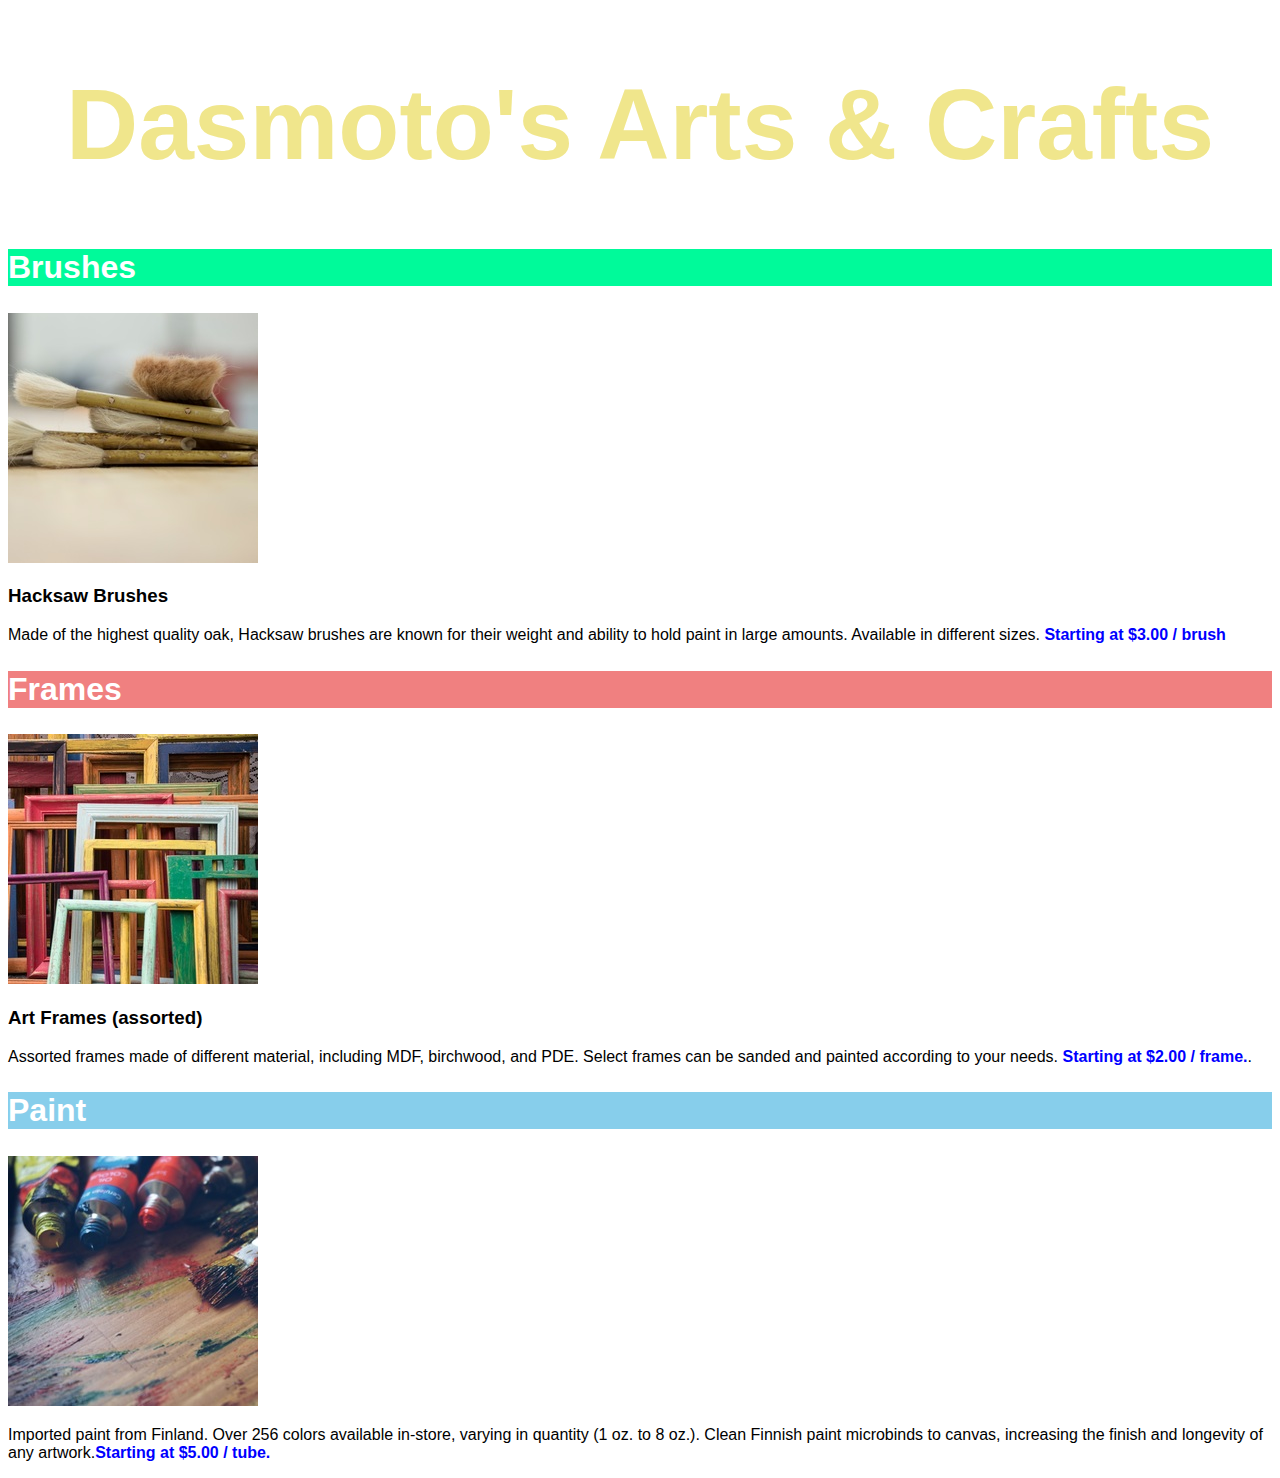
<file: Dasmoto/index.html>
<!DOCTYPE html>
<html lang="en">
<head>
    <meta charset="UTF-8">
    <meta name="viewport" content="width=device-width, initial-scale=1.0">
    <title>Dasmoto's Arts & Crafts</title>
    <link rel="stylesheet" href="Resources/Css/index.css">
</head>
<body>
    <div class="container">
        <header>
            <h1>Dasmoto's Arts & Crafts</h1>
        </header>
        <main>
            <h2>Brushes</h2>
            <img src="Resources/Images/Image2.jpeg" alt="Brushes">
            <h3>Hacksaw Brushes</h3>
            <p>Made of the highest quality oak, Hacksaw brushes are known for their weight and ability to hold paint in large amounts. Available in different sizes.<span> Starting at $3.00 / brush</span></p>
            <h2 class="frames">Frames</h2>
            <img src="Resources/Images/Image3.jpeg" alt="">
            <h3>Art Frames (assorted)</h3>
            <p>Assorted frames made of different material, including MDF, birchwood, and PDE. Select frames can be sanded and painted according to your needs.<span> Starting at $2.00 / frame.</span>.</p>
            <h2 class="paint">Paint</h2>
            <img src="Resources/Images/Image4.jpeg" alt="">
            <p>Imported paint from Finland. Over 256 colors available in-store, varying in quantity (1 oz. to 8 oz.). Clean Finnish paint microbinds to canvas, increasing the finish and longevity of any artwork.<span>Starting at $5.00 / tube.</span></p>
        </main>
    </div>
    
</body>
</html>
</file>
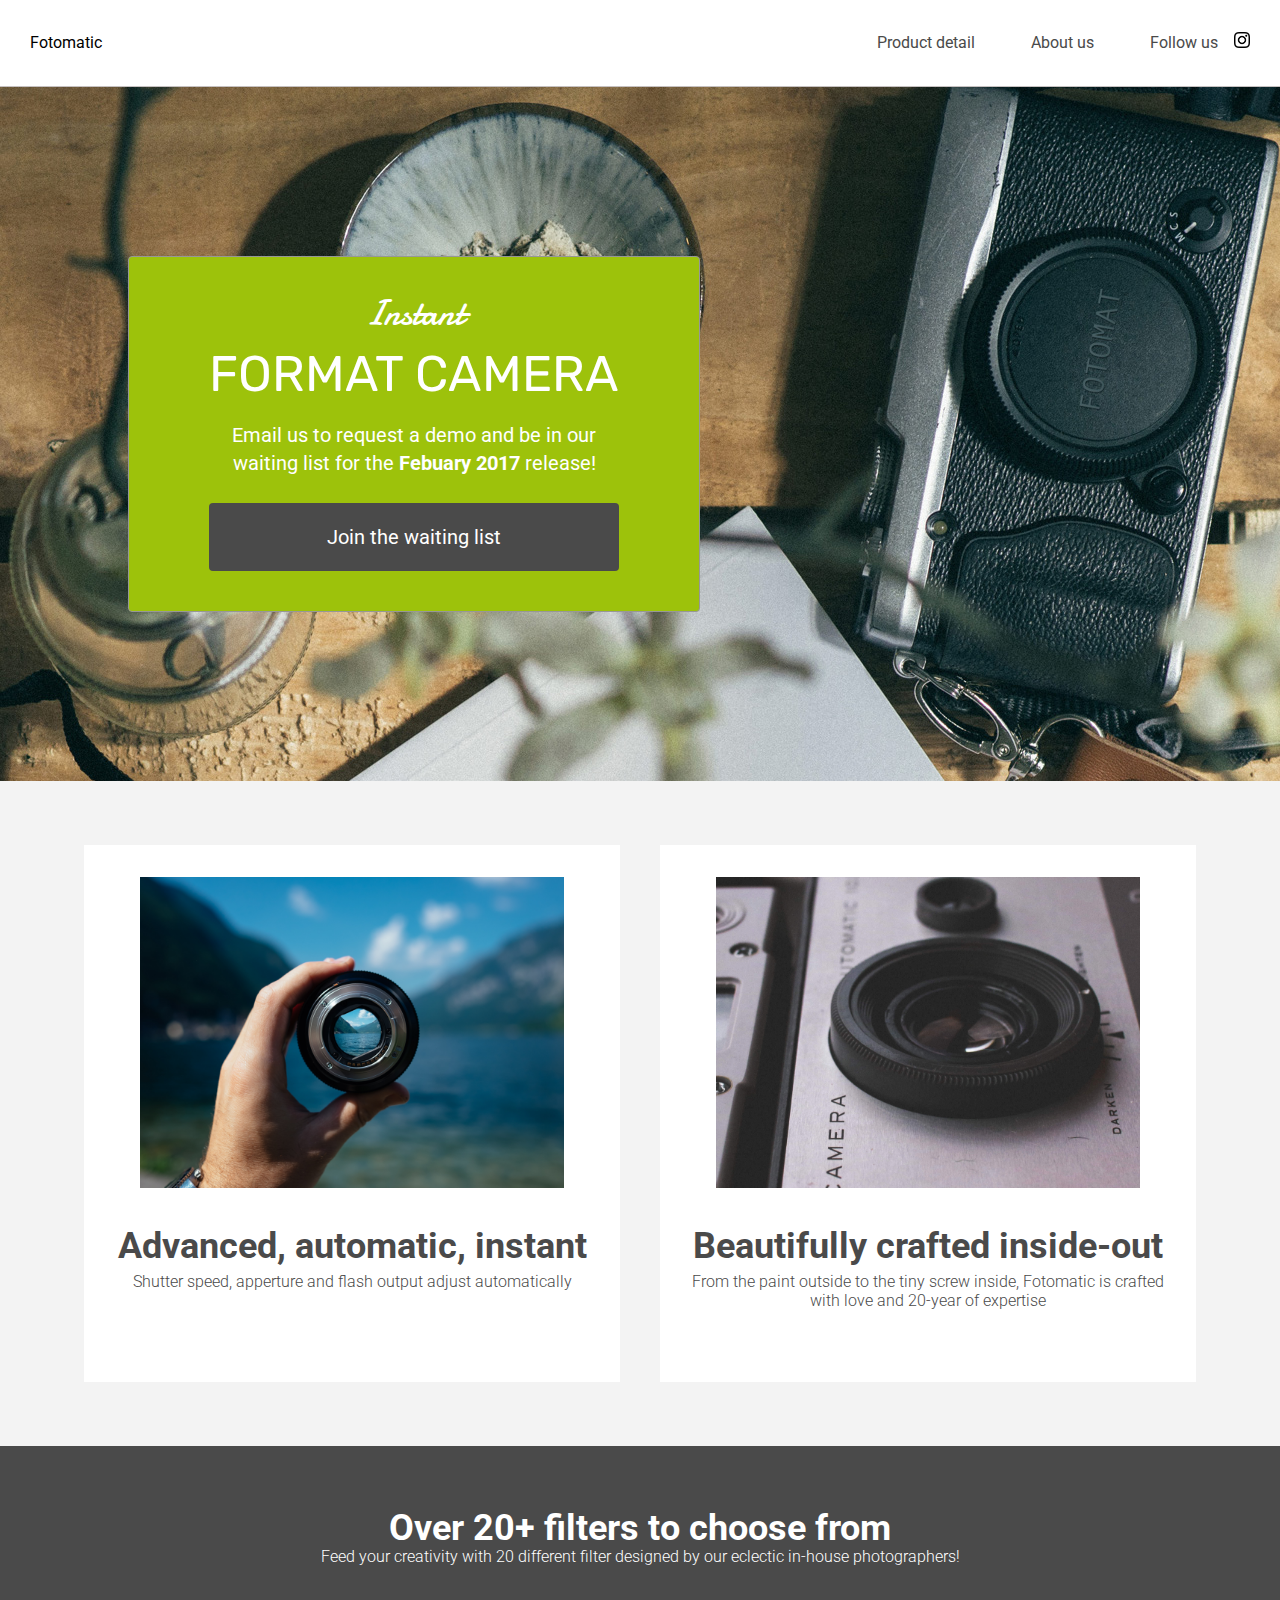
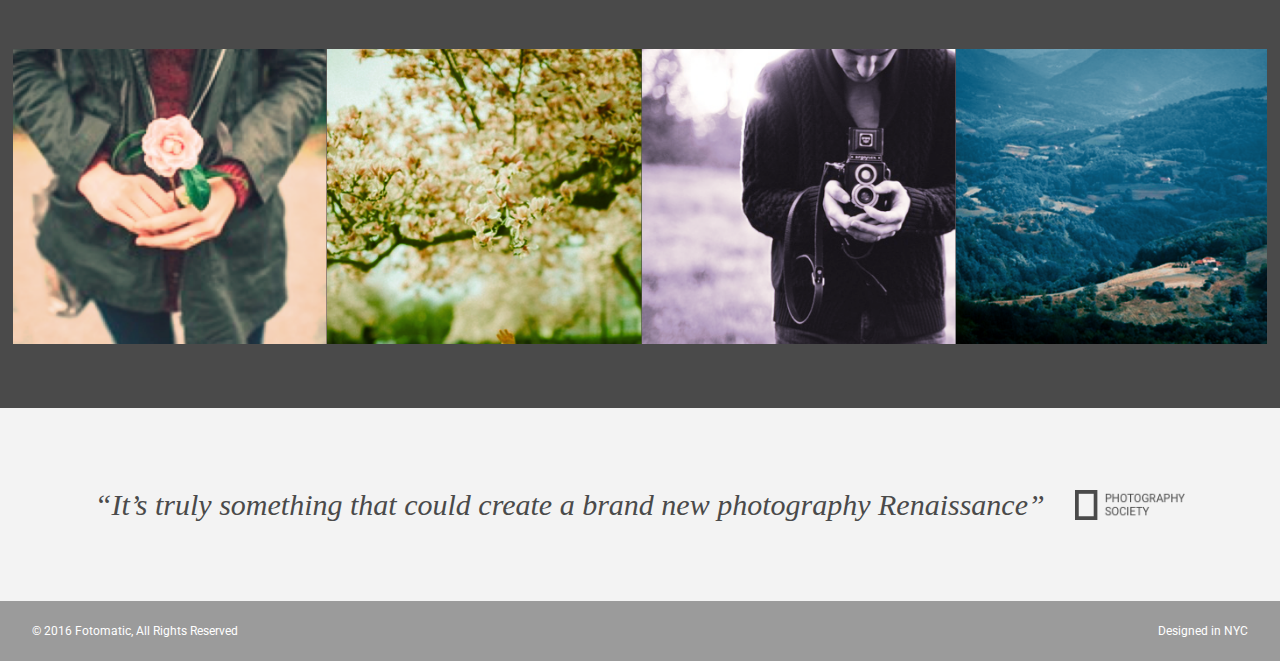
<file: F1C1_solution/index.html>
<!DOCTYPE html>
<html>
<head>
  <link href="https://fonts.googleapis.com/css?family=Damion" rel="stylesheet">
  <link href="https://fonts.googleapis.com/css?family=Rubik" rel="stylesheet">
  <link href="https://fonts.googleapis.com/css?family=Roboto:300,400,600,700" rel="stylesheet">
  <link rel="stylesheet" href="./resources/css/reset.css">
  <link rel="stylesheet" href="./resources/css/style.css">
  <title>Fotomatic</title>
</head>
<body>
  <!-- Header -->
  <header>
    <div class="content">
      <a href="index.html" class="desktop logo">Fotomatic</a>
      <nav class="desktop">
        <ul>
          <li><a href="#">Product detail</a></li>
          <li><a href="#">About us</a></li>
          <li><a href="https://www.instagram.com/" target="_blank">Follow us <img class="icon" src="./resources/images/instagram.png"></a></li>
          <li><a href="#" class="button">Join us</a></li>
        </ul>
      </nav>
      <nav class="mobile">
        <ul>
          <li><a href="#"><img src="./resources/images/ic-logo.svg"></a></li>
          <li><a href="#"><img src="./resources/images/ic-product-detail.svg"></a></li>
          <li><a href="#"><img src="./resources/images/ic-about-us.svg"></a></li>
          <li><a href="#" class="button">Join us</a></li>
        </ul>
      </nav>
    </div>
  </header>

  <!-- Main Content -->
  <div class="main-content">

    <!-- Sign Up Section -->
    <div id="sign-up-section" class="banner">
      <div id="sign-up-cta">
        <div class="content center">
          <div class="header">
            <h2 class="cursive">Instant</h2>
            <h1 class="striking">FORMAT CAMERA</h1>
          </div>
          <div class="email">
            <span>
              Email us to request a demo and be in our waiting list for the <strong>Febuary 2017</strong> release!
            </span>
            <div class="button">Join the waiting list</div>
          </div>
        </div>
      </div>
    </div>

    <!-- Features Section -->
    <div id="features-section">
      <div class="feature">
        <div class="center">
          <div class="image-container">
            <img src="./resources/images/feature-1.png" />
          </div>
          <div class="content">
            <h2>Advanced, automatic, instant</h2>
            <h3>Shutter speed, apperture and flash output adjust automatically</h3>
          </div>
        </div>
      </div>
      <div class="feature">
        <div class="center">
          <div class="image-container">
            <img src="./resources/images/feature-2.png" />
          </div>
          <div class="content">
            <h2>Beautifully crafted inside-out</h2>
            <h3>From the paint outside to the tiny screw inside, Fotomatic is crafted with love and 20-year of expertise</h3>
          </div>
        </div>
      </div>
    </div>

    <!-- Filters Section -->
    <div id="filters-section">
      <div class="content center">
        <h2>Over 20+ filters to choose from</h2>
        <h3>Feed your creativity with 20 different filter designed by our eclectic in-house photographers!</h3>
      </div>
      <div class="images-container">
        <div class="image-container">
          <img src="./resources/images/filter-1.png" />
        </div>
        <div class="image-container">
          <img src="./resources/images/filter-2.png" />
        </div>
        <div class="image-container">
          <img src="./resources/images/filter-3.png" />
        </div>
        <div class="image-container extra">
          <img src="./resources/images/filter-4.png" />
        </div>
      </div>
    </div>

    <!-- Quotes Section -->
    <div id="quotes-section">
      <div class="content center">
        <span class="quote">“It’s truly something that could create a brand new photography Renaissance”</span>
        <img class="quote-citation" src="./resources/images/photography-logo.png" />
      </div>
    </div>

    <!-- Footer -->
    <footer>
      <div class="content">
        <span class="copyright">© 2016  Fotomatic, All Rights Reserved</span>
        <span class="location">Designed in NYC</span>
      </div>
    </footer>

  </div>
</body>
</html>
</file>
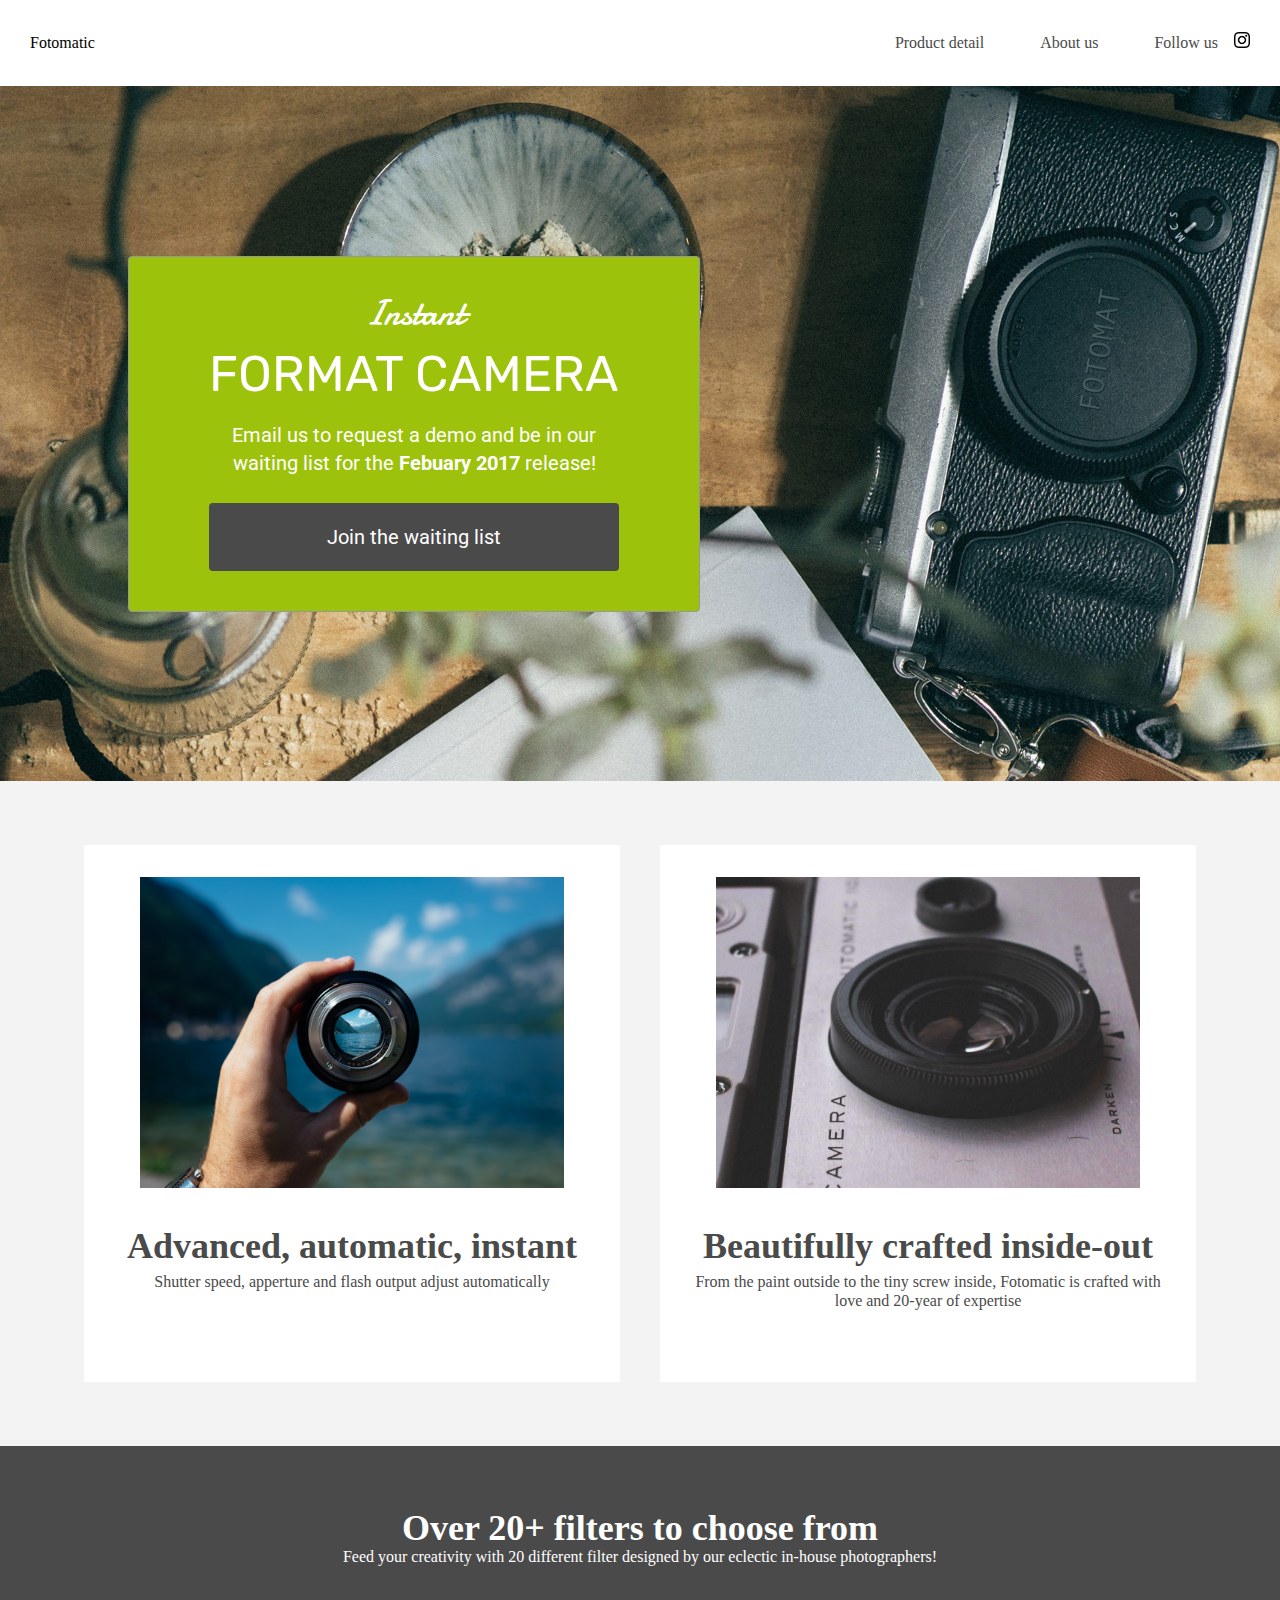
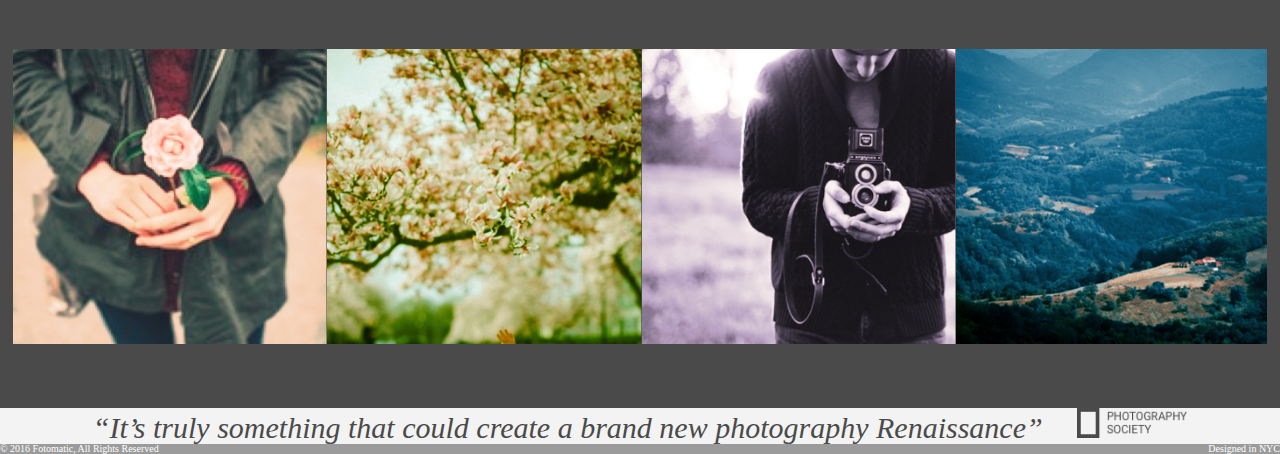
<file: fotomatic_broken/index.html>
<!DOCTYPE html>
<html>
  <head>
    <link
      href="https://fonts.googleapis.com/css?family=Damion"
      rel="stylesheet" />
    <link
      href="https://fonts.googleapis.com/css?family=Rubik"
      rel="stylesheet" />
    <link
      href="https://fonts.googleapis.com/css?family=Roboto:300,400,600,700"
      rel="stylesheet" />
    <link
      rel="stylesheet"
      href="./resources/css/style.css" />

    <link
      rel="stylesheet"
      href="./resources/css/reset.css" />
    <meta charset="UTF-8" />
  </head>
  <body>
    <!-- Header -->
    <header>
      <div class="content">
        <a
          href="index.html"
          class="desktop logo"
          >Fotomatic</a
        >
        <nav class="desktop">
          <ul>
            <li><a href="#">Product detail</a></li>
            <li><a href="#">About us</a></li>
            <li>
              <a href="https://www.instagram.com/"
                >Follow us
                <img
                  class="icon"
                  src="./resources/images/instagram.png"
              /></a>
            </li>
          </ul>
        </nav>
        <nav class="mobile">
          <ul>
            <li>
              <a href="#"><img src="./resources/images/ic-logo.svg" /></a>
            </li>
            <li>
              <a href="#"
                ><img src="./resources/images/ic-product-detail.svg"
              /></a>
            </li>
            <li>
              <a href="#"><img src="./resources/images/ic-about-us.svg" /></a>
            </li>
            <li>
              <a
                href="#"
                class="button"
                >Join us</a
              >
            </li>
          </ul>
        </nav>
      </div>
    </header>

    <!-- Main Content -->
    <div class="main-content">
      <!-- Sign Up Section -->
      <div
        id="sign-up-section"
        class="banner">
        <div id="sign-up-cta">
          <div class="content center">
            <div class="header">
              <h2 class="cursive">Instant</h2>
              <h1 class="striking">FORMAT CAMERA</h1>
            </div>
            <div class="email">
              <span>
                Email us to request a demo and be in our waiting list for the
                <strong>Febuary 2017</strong> release!
              </span>
              <div class="button">Join the waiting list</div>
            </div>
          </div>
        </div>
      </div>

      <!-- Features Section -->
      <div id="features-section">
        <div class="feature">
          <div class="center">
            <div class="image-container">
              <img src="resources/images/feature-1.png" />
            </div>
            <div class="content">
              <h2>Advanced, automatic, instant</h2>
              <h3>
                Shutter speed, apperture and flash output adjust automatically
              </h3>
            </div>
          </div>
        </div>
        <div class="feature">
          <div class="center">
            <div class="image-container">
              <img src="resources/images/feature-2.png" />
            </div>
            <div class="content">
              <h2>Beautifully crafted inside-out</h2>
              <h3>
                From the paint outside to the tiny screw inside, Fotomatic is
                crafted with love and 20-year of expertise
              </h3>
            </div>
          </div>
        </div>
      </div>

      <!-- Filters Section -->
      <div id="filters-section">
        <div class="content center">
          <h2>Over 20+ filters to choose from</h2>
          <h3>
            Feed your creativity with 20 different filter designed by our
            eclectic in-house photographers!
          </h3>
        </div>
        <div class="images-container">
          <div class="image-container">
            <img src="./resources/images/filter-1.png" />
          </div>
          <div class="image-container">
            <img src="./resources/images/filter-2.png" />
          </div>
          <div class="image-container">
            <img src="./resources/images/filter-3.png" />
          </div>
          <div class="image-container extra">
            <img src="./resources/images/filter-4.png" />
          </div>
        </div>
      </div>

      <!-- Quotes Section-->
      <div id="quotes-section">
        <div class="content center">
          <span class="quote"
            >“It’s truly something that could create a brand new photography
            Renaissance”</span
          >
          <img
            class="quote-citation"
            src="./resources/images/photography-logo.png" />
        </div>
      </div>

      <!-- Footer -->
      <footer>
        <div class="content">
          <span class="copyright">© 2016 Fotomatic, All Rights Reserved</span>
          <span class="location">Designed in NYC</span>
        </div>
      </footer>
    </div>
  </body>
</html>
</file>
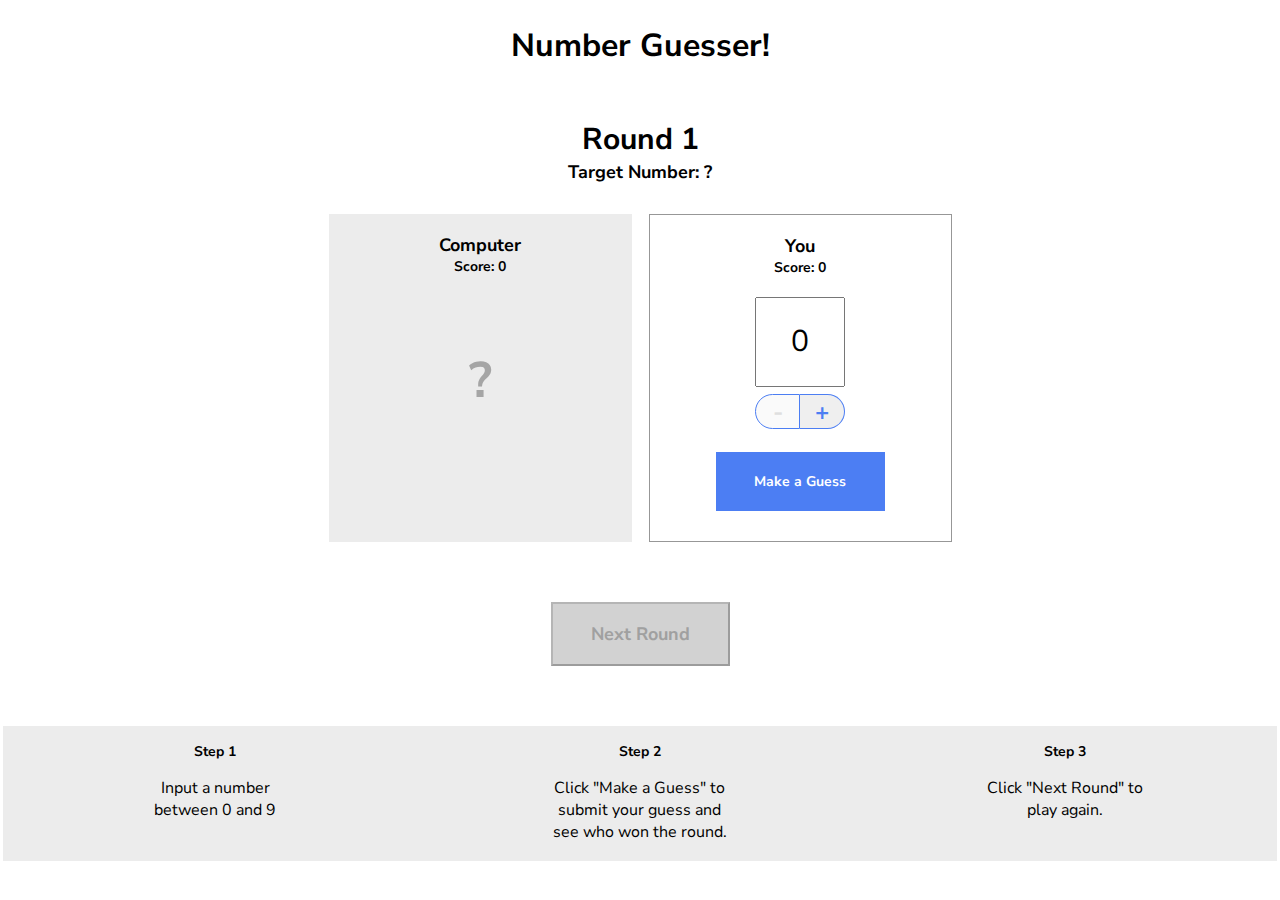
<file: number-guesser-starting/index.html>
<!doctype html>

<html>
  <head>
    <title>Number Guesser</title>
    <link href="https://fonts.googleapis.com/css?family=Nunito+Sans:400,700" rel="stylesheet">
    <link rel="stylesheet" href="./style.css">
  </head>
  <body>
    <div class="game-container">
      <header>
        <h1>Number Guesser!</h1>
      </header>
      
      <div class="rounds">
        <p class="round-label">Round <span id="round-number">1</span></p>
        <p class="guess-label">Target Number: <span id="target-number">?</span></p>
      </div>

      <div class="guessing-area">
        <div class="guess computer-guess">
          <div class="guess-title">
            <p class="guess-label">Computer</p>
            <p class="score-label">Score: <span id="computer-score">0</span></p>
          </div>
          <p id="computer-guess">?</p>
          <p class="winning-text" id="computer-wins"></p>
        </div>
        <div class="guess human-guess">
          <div class="guess-title">
            <p class="guess-label">You</p>
            <p class="score-label">Score: <span id="human-score">0</span></p>
          </div>
          <input type="number" id="human-guess" min=0 max=9 value=0>
          <div class="number-controls">
            <button class="number-control left" id="subtract" disabled>-</button>
            <button class="number-control right" id="add">+</button>
          </div>
          <button class="button" id="guess">Make a Guess</button>
        </div>
      </div>

      <div class="next-round-container">
        <button class="button" id="next-round" disabled>Next Round</button>
      </div>

    </div>
    
    <div class="instructions">
      <div class="instruction">
        <h3>Step 1</h3>
        <p>Input a number between 0 and 9</p>
      </div>
      <div class="instruction">
        <h3>Step 2</h3>
        <p>Click "Make a Guess" to submit your guess and see who won the round.</p>
      </div>
      <div class="instruction">
        <h3>Step 3</h3>
        <p>Click "Next Round" to play again.</p>
      </div>
    </div>

    <script src="./script.js"></script>
    <script src="./game.js"></script>
  </body>
</html>
</file>
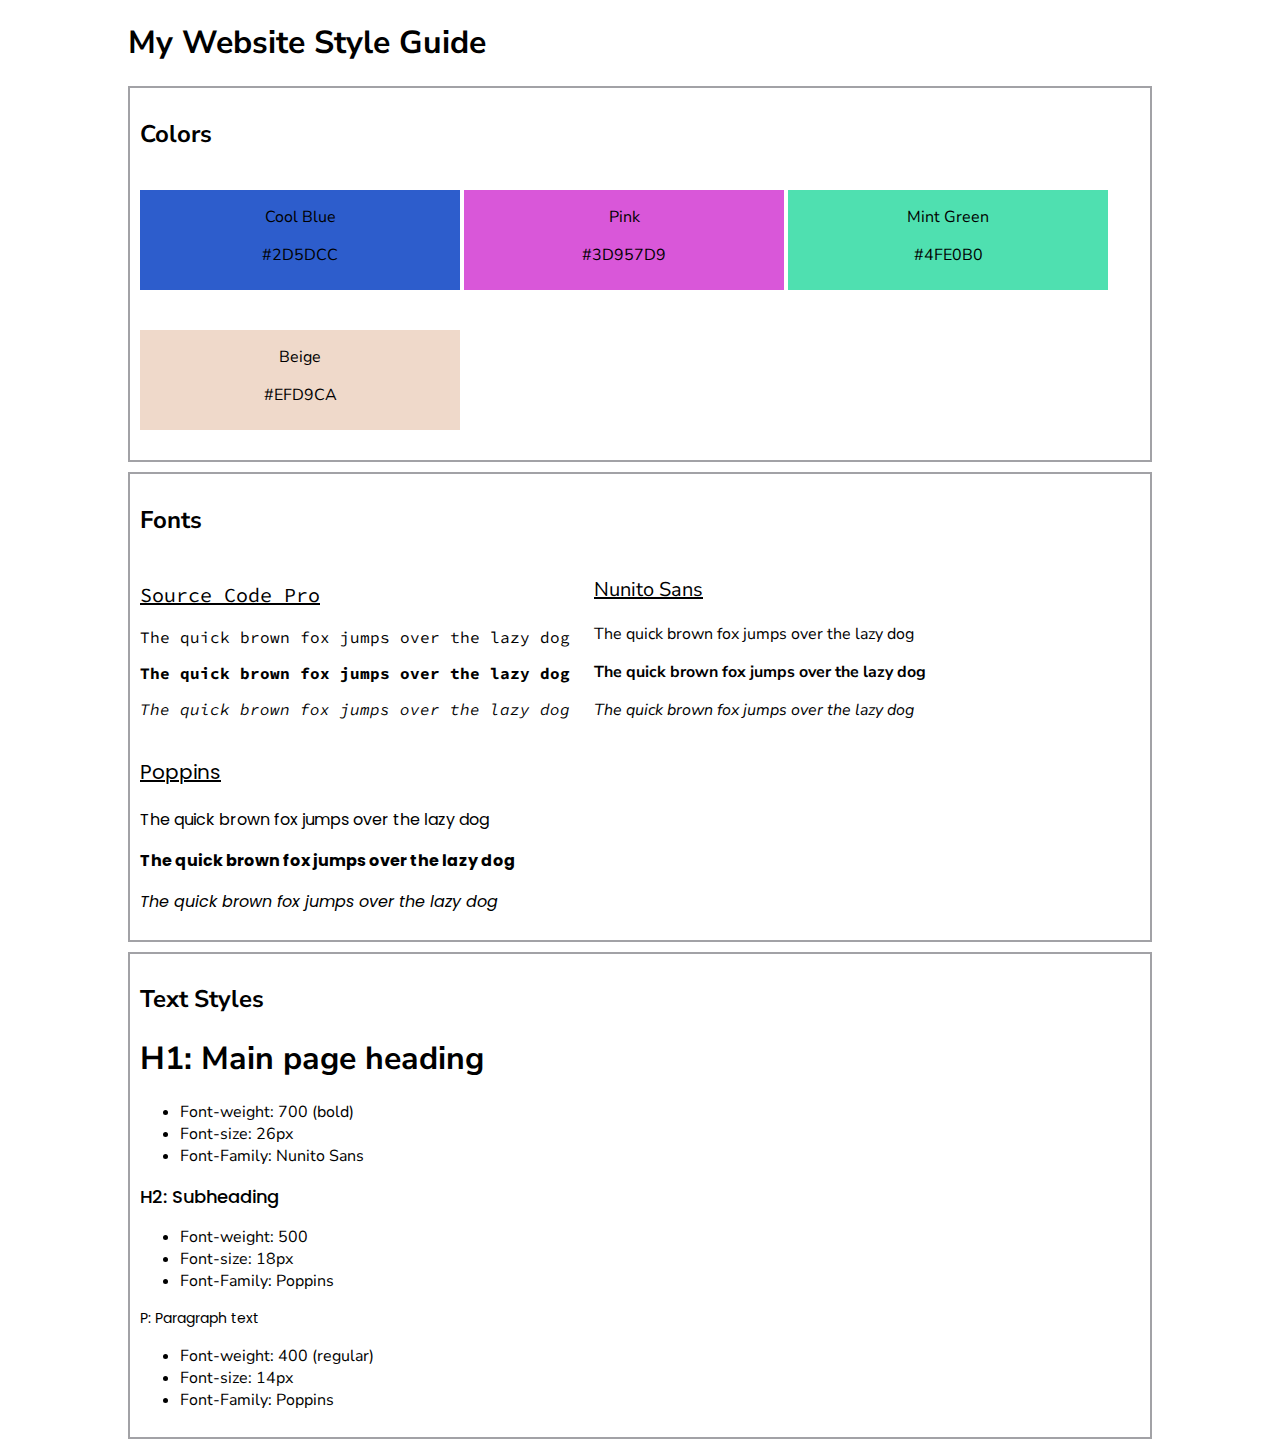
<file: starting/index.html>
<!DOCTYPE html>
<html lang="en">
  <head>
    <meta charset="UTF-8" />
    <meta
      name="viewport"
      content="width=device-width, initial-scale=1.0" />
    <link
      rel="stylesheet"
      href="styles.css" />
    <link
      rel="preconnect"
      href="https://fonts.googleapis.com" />
    <link
      rel="preconnect"
      href="https://fonts.gstatic.com"
      crossorigin />
    <link
      href="https://fonts.googleapis.com/css2?family=Nunito+Sans:ital,opsz,wght@0,6..12,200..1000;1,6..12,200..1000&family=Poppins:ital,wght@0,100;0,200;0,300;0,400;0,500;0,600;0,700;0,800;0,900;1,100;1,200;1,300;1,400;1,500;1,600;1,700;1,800;1,900&family=Source+Code+Pro:ital,wght@0,200..900;1,200..900&display=swap"
      rel="stylesheet" />
    <title>My Website Style Guide</title>
  </head>
  <body>
    <h1>My Website Style Guide</h1>
    <div class="container">
      <h2>Colors</h2>
      <div class="color-container">
        <div class="color-panel cool-blue">
          <p class="color-label">Cool Blue</p>
          <p class="color-hex">#2D5DCC</p>
        </div>
        <div class="color-panel pink">
          <p class="color-label">Pink</p>
          <p class="color-hex">#3D957D9</p>
        </div>
        <div class="color-panel mint-green">
          <p class="color-label">Mint Green</p>
          <p class="color-hex">#4FE0B0</p>
        </div>
        <div class="color-panel beige">
          <p class="color-label">Beige</p>
          <p class="color-hex">#EFD9CA</p>
        </div>
      </div>
    </div>
    <div class="container">
      <h2>Fonts</h2>
      <div class="font-container">
        <div class="font-panel">
          <p class="font-label source-code-pro">Source Code Pro</p>
          <p class="regular source-code-pro">
            The quick brown fox jumps over the lazy dog
          </p>
          <p class="bold source-code-pro">
            The quick brown fox jumps over the lazy dog
          </p>
          <p class="italic source-code-pro">
            The quick brown fox jumps over the lazy dog
          </p>
        </div>
        <div class="font-panel">
          <p class="font-label nunito-sans">Nunito Sans</p>
          <p class="regular nunito-sans">
            The quick brown fox jumps over the lazy dog
          </p>
          <p class="bold nunito-sans">
            The quick brown fox jumps over the lazy dog
          </p>
          <p class="italic nunito-sans">
            The quick brown fox jumps over the lazy dog
          </p>
        </div>
        <div class="font-panel">
          <p class="font-label poppins">Poppins</p>
          <p class="regular poppins">
            The quick brown fox jumps over the lazy dog
          </p>
          <p class="bold poppins">
            The quick brown fox jumps over the lazy dog
          </p>
          <p class="italic poppins">
            The quick brown fox jumps over the lazy dog
          </p>
        </div>
      </div>
    </div>
    <div class="container">
      <h2>Text Styles</h2>
      <div class="text-container">
        <div class="text-panel">
          <h1>H1: Main page heading</h1>
          <ul>
            <li>Font-weight: 700 (bold)</li>
            <li>Font-size: 26px</li>
            <li>Font-Family: Nunito Sans</li>
          </ul>
        </div>
        <div class="text-panel">
          <h2>H2: Subheading</h2>
          <ul>
            <li>Font-weight: 500</li>
            <li>Font-size: 18px</li>
            <li>Font-Family: Poppins</li>
          </ul>
        </div>
        <div class="text-panel">
          <p>P: Paragraph text</p>
          <ul>
            <li>Font-weight: 400 (regular)</li>
            <li>Font-size: 14px</li>
            <li>Font-Family: Poppins</li>
          </ul>
        </div>
      </div>
    </div>
  </body>
</html>
</file>
<file: Dasmoto/Resources/Css/index.css>
* {
  font-family: Arial, Helvetica, sans-serif;
}

header {
  text-align: center;
}

header h1 {
  background-image: url("https://content.codecademy.com/courses/freelance-1/unit-2/pattern.jpeg?_gl=1*1wdk6cv*_gcl_au*MTMxNzA4MzY2MC4xNzMyNjM1NDQ4*_ga*NjcyODc2NTAyOS4xNzMyNjM1NDUw*_ga_3LRZM6TM9L*MTczNDExMDc3Mi4xNi4xLjE3MzQxMTA3NzguMC4wLjA.");
  font-size: 100px;
  font-weight: bold;
  color: khaki;
}

main h2 {
  background-color: mediumspringgreen;
  font-size: 32px;
  font-weight: bold;
  color: white;
}

main h3 {
  font-weight: bold;
}

main span {
  font-weight: bold;
  color: blue;
}

.frames {
  background-color: lightcoral;
  font-size: 32px;
  font-weight: bold;
  color: white;
}

.paint {
  background-color: skyblue;
  font-size: 32px;
  font-weight: bold;
  color: white;
}
</file>
<file: F1C1_solution/resources/css/style.css>
/* Universal Styles */

html {
  font-family: "Roboto", sans-serif;
  font-size: 16px;
}

.main-content {
  position: relative;
  top: 5.3125rem; /* To offset for fixed header. */
}

.center {
  text-align: center;
}

.button {
  border-radius: 4px;
  background-color: #4a4a4a;
  color: white;
}

.image-container {
  overflow: hidden;
}

.image-container img {
  display: block;
  max-width: 100%;
}

@media only screen and (max-width: 895px) {
  .main-content {
    top: 2.5625rem;
  }
}

/* Header */

header {
  position: fixed;
  z-index: 100;
  width: 100%;
  border-bottom: solid 1px #c6c1c1;
  background-color: white;
}

header .content {
  display: flex;
  align-items: center;
  padding: 1.875rem;
}

header .logo {
  flex: 1;
}

header nav ul {
  display: flex;
}

nav li {
  padding-left: 3.5rem;
}

nav a {
  vertical-align: bottom;
  line-height: 1.6;
  font-size: 1rem;
  color: #4a4a4a;
}

nav .button {
  padding: .1875rem .5rem;
  background-color: #9dc20b;
  line-height: 1.6;
  color: white;
}

nav li:last-child {
  display: none;
}

header .icon {
  width: 1rem;
  padding-left: .75rem;
}

header .mobile {
  display: none;
}

@media only screen and (max-width: 895px) {
  nav li:last-child {
    display: block;
  }

  header .content {
    padding: 1rem 1rem;
  }
}

@media only screen and (max-width: 600px) {
  header .desktop {
    display: none;
  }

  header .mobile {
    display: block;
    width: 100%;
  }

  header .content {
    padding: .5rem 0;
  }

  header .mobile ul {
    display: flex;
    justify-content: space-around;
    align-items: center;
    width: 100%;
  }

  header .mobile li {
    padding: 0;
  }
}

/* Sign Up Section */

#sign-up-section {
  display: flex;
  justify-content: flex-start;
  align-items: flex-start;
  height: 43.5rem;
  background-image: url('../images/banner-landingpage.jpg');
  background-position: bottom;
  background-size: cover;
  background-repeat: no-repeat;
}

#sign-up-cta {
  position: relative;
  top: 171px;
  left: 10%;
  padding: 0 5rem 2.5rem 5rem;
  border: solid 1px #979797;
  border-radius: 4px;
  background-color: #9dc20b;
}

#sign-up-cta .content {
  width: 25.625rem;
  margin-top: 2rem;
  font-family: "Roboto", sans-serif;
  font-size: 1.25rem;
  line-height: 1.4;
  color: white;
}

#sign-up-cta h1 {
  font-size: 3.125rem;
}

#sign-up-cta h2 {
  font-size: 2.25rem;
}

#sign-up-cta span strong {
  font-weight: bold;
}

#sign-up-cta .cursive {
  font-family: "Damion", cursive;
}

#sign-up-cta .striking {
  font-family: "Rubik", sans-serif;
  padding-bottom: .75rem;
}

#sign-up-cta .button {
  margin-top: 1.625rem;
  padding: 1.25rem 7.25rem;
}

@media only screen and (max-width: 895px) {
  #sign-up-section {
    align-items: center;
    justify-content: center;
    height: 28rem;
  }

  #sign-up-cta {
    position: static;
    width: auto;
    height: auto;
    background-color: transparent;
    border: none;
  }

  #sign-up-cta .content {
    margin-top: 0;
  }

  #sign-up-cta .email {
    display: none;
  }

  #sign-up-cta h1 {
    font-size: 3.125rem;
  }

  #sign-up-cta h2 {
    font-size: 2.25rem;
  }
}

@media only screen and (max-width: 600px) {
  #sign-up-section {
    height: 20rem;
  }

  #sign-up-cta h1 {
    font-size: 2.25rem;
  }

  #sign-up-cta h2 {
    font-size: 2rem;
  }
}

/* Features Section */

#features-section {
  display: flex;
  justify-content: space-between;
  padding: 4rem 5%;
  background-color: #f3f3f3;
}

.feature {
  flex: 1;
  padding: 2rem;
  margin: 0px 1.25rem;
  background-color: white;
}

.feature .image-container {
  width: 90%;
  height: 65%;
  margin: 0 auto;
}

.feature .content {
  padding: 2.5rem 0;
}

.feature h2 {
  padding-bottom: .5rem;
  font-size: 2.25rem;
  font-weight: bold;
  color: #4a4a4a;
}

.feature h3 {
  font-size: 1rem;
  line-height: 1.2;
  font-weight: 300;
  color: #4a4a4a;
}

@media only screen and (max-width: 895px) {
  #features-section {
    padding: 1rem;
  }

  .feature {
    margin: 0px .5rem;
    padding: 1rem;
  }

  .feature h2 {
    font-size: 2rem;
    line-height: 1.3;
  }

  .feature h3 {
    font-size: .875rem;
    line-height: 1.4;
  }
}

@media only screen and (max-width: 600px) {
  #features-section {
    flex-flow: column;
    padding: 0;
  }

  .feature {
    margin: 0;
    padding: 1.25rem 1rem 0 1rem;
  }

  .feature .content {
    padding: 1.25rem 0 1.875rem 0;
  }
}

/* Filters Section */

#filters-section {
  padding: 4rem 0;
  background-color: #4a4a4a;
}

#filters-section .content {
  padding: 0 .625rem;
  margin-bottom: 5rem;
}

#filters-section .content h2 {
  font-size: 2.25rem;
  font-weight: bold;
  color: white;
}

#filters-section .content h3 {
  font-size: 1rem;
  line-height: 1.4;
  font-weight: 300;
  color: white;
}

#filters-section .images-container {
  display: flex;
  max-width: 100%;
  padding: 0 1%;
}

@media only screen and (max-width: 600px) {
  #filters-section {
    padding: 1.5rem 0 0 0;
  }

  #filters-section .content {
    margin-bottom: 1rem;
  }

  #filters-section .content h2 {
    padding-bottom: .625rem;
    font-size: 1.125rem;
    line-height: 1.3;
    font-weight: normal;
  }

  #filters-section .content h3 {
    font-size: .875rem;
    line-height: 1.4;
  }

  #filters-section .images-container {
    padding: 0;
  }

  #filters-section .extra {
    display: none;
  }
}

/* Quotes Section */

#quotes-section {
  background-color: #f3f3f3;
}

#quotes-section .content {
  display: flex;
  align-items: center;
  justify-content: center;
  padding: 5rem 1.5rem;
}

#quotes-section .quote {
  padding-right: 1.875rem;
  font-family: "Palatino", serif;
  font-size: 1.875rem;
  line-height: 1.1;
  font-style: italic;
  color: #4a4a4a;
}

#quotes-section .quote-citation {
  height: 1.875rem;
}

@media only screen and (max-width: 895px) {
  #quotes-section .content {
    padding: 3rem 1.5rem;
  }
}

@media only screen and (max-width: 600px) {
  #quotes-section .content {
    flex-flow: column;
    padding: 1.875rem .625rem;
  }

  #quotes-section .quote {
    font-size: 1.5rem;
    line-height: 1.4;
  }

  #quotes-section .quote-citation {
    display: block;
    padding-top: 1rem;
    margin: auto;
  }
}

/* Footer */

footer {
  background-color: #9b9b9b;
  padding: 1.5rem 2rem;
}

footer .content {
  color: white;
  display: flex;
  font-size: .75rem;
}

footer .copyright {
  flex-grow: 1;
}

@media only screen and (max-width: 600px) {
  footer .content {
    font-size: .625rem;
  }
}
</file>
<file: fotomatic_broken/resources/css/style.css>
/* Universal Styles */

html {
  font-family: "Roboto", sans-serif;
  font-size: 16px;
}

body {
  line-height: 1;
}
.main-content {
  position: relative;
  top: 5.3125rem; /* To offset for fixed header. */
}

.center {
  text-align: center;
}

.button {
  border-radius: 4px;
  background-color: #4a4a4a;
  color: white;
}

.image-container {
  overflow: hidden;
}

.image-container img {
  display: block;
  max-width: 100%;
}

@media only screen and (max-width: 760px) {
  .main-content {
    top: 2.5625rem;
  }
}

/* Header */

header {
  position: fixed;
  z-index: 100;
  width: 100%;
  border-bottom: solid 1px #c6c1c1;
  background-color: white;
}

header .content {
  display: flex;
  align-items: center;
  padding: 1.875rem;
}

header .logo {
  flex: 1;
}

header nav ul {
  display: flex;
  list-style: none;
}

nav li {
  padding-left: 3.5rem;
}

nav a {
  vertical-align: bottom;
  line-height: 1.6;
  font-size: 1rem;
  color: #4a4a4a;
  text-decoration: none;
}

header .icon {
  width: 1rem;
  padding-left: 0.75rem;
}

header .mobile {
  display: none;
}

a {
  color: black;
  text-decoration: none;
}

@media only screen and (max-width: 760px) {
  header .desktop {
    display: none;
  }

  header .mobile {
    display: block;
    width: 100%;
  }

  header .content {
    padding: 0.5rem 0;
  }

  header .mobile ul {
    display: flex;
    justify-content: space-around;
    align-items: center;
    width: 100%;
  }

  header .mobile li {
    padding: 0;
  }

  header .mobile .button {
    padding: 0.1875rem 0.5rem;
    background-color: #9dc20b;
    line-height: 1.6;
    color: white;
  }
}

/* Sign Up Section */

#sign-up-section {
  display: flex;
  justify-content: flex-start;
  align-items: flex-start;
  height: 43.5rem;
  background-image: url("../images/banner-landingpage.jpg");
  background-position: bottom;
  background-size: cover;
  background-repeat: no-repeat;
}

#sign-up-cta {
  padding: 0 5rem 2.5rem 5rem;
  border: solid 1px #979797;
  border-radius: 4px;
  background-color: #9dc20b;
  position: relative;
  top: 171px;
  left: 10%;
}

#sign-up-cta .content {
  width: 25.625rem;
  margin-top: 2rem;
  font-family: "Roboto", sans-serif;
  font-size: 1.25rem;
  line-height: 1.4;
  color: white;
}

#sign-up-cta h1 {
  font-size: 3.125rem;
}

#sign-up-cta h2 {
  font-size: 2.25rem;
}

#sign-up-cta span strong {
  font-weight: bold;
}

#sign-up-cta .cursive {
  font-family: "Damion", cursive;
}

#sign-up-cta .striking {
  font-family: "Rubik", sans-serif;
  padding-bottom: 0.75rem;
}

#sign-up-cta .button {
  margin-top: 1.625rem;
  padding: 1.25rem 7.25rem;
}

@media only screen and (max-width: 760px) {
  #sign-up-section {
    align-items: center;
    justify-content: center;
    height: 28rem;
  }

  #sign-up-cta {
    position: static;
    width: auto;
    height: auto;
    background-color: transparent;
    border: none;
  }

  #sign-up-cta .content {
    margin-top: 0;
  }

  #sign-up-cta .email {
    display: none;
  }

  #sign-up-cta h1 {
    font-size: 3.125rem;
  }

  #sign-up-cta h2 {
    font-size: 2.25rem;
  }
}

@media only screen and (max-width: 450px) {
  #sign-up-section {
    height: 20rem;
  }

  #sign-up-cta h1 {
    font-size: 2.25rem;
  }

  #sign-up-cta h2 {
    font-size: 2rem;
  }
}

/* Features Section */

#features-section {
  display: flex;
  justify-content: space-between;
  padding: 4rem 5%;
  background-color: #f3f3f3;
}

.feature {
  flex: 1;
  padding: 2rem;
  margin: 0px 1.25rem;
  background-color: white;
}

.feature .image-container {
  width: 90%;
  height: 65%;
  margin: 0 auto;
}

.feature .image-container img {
  max-width: 100%;
}

.feature h2 {
  padding-bottom: 0.5rem;
  font-size: 2.25rem;
  font-weight: bold;
  color: #4a4a4a;
}

.feature h3 {
  font-size: 1rem;
  line-height: 1.2;
  font-weight: 300;
  color: #4a4a4a;
}

.feature .content {
  padding: 2.5rem 0;
}

@media only screen and (max-width: 890px) {
  .feature h2 {
    font-size: 1.125rem;
    line-height: 1.3;
    font-weight: normal;
  }

  .feature h3 {
    font-size: 0.875rem;
    line-height: 1.4;
  }
}

@media only screen and (max-width: 760px) {
  #features-section {
    flex-flow: column;
    padding: 0;
  }

  .feature {
    margin: 0;
    padding: 1.25rem 1rem 0 1rem;
  }
}

/* Filters Section */

#filters-section {
  padding: 4rem 0;
  background-color: #4a4a4a;
}

#filters-section .content {
  padding: 0 0.625rem;
  margin-bottom: 5rem;
}

#filters-section .content h2 {
  font-size: 2.25rem;
  font-weight: bold;
  color: white;
}

#filters-section .content h3 {
  font-size: 1rem;
  line-height: 1.4;
  font-weight: 300;
  color: white;
}

#filters-section .images-container {
  max-width: 100%;
  display: flex;
  padding: 0 1%;
}

@media only screen and (max-width: 760px) {
  #filters-section {
    padding: 1.5rem 0 0 0;
  }

  #filters-section .content {
    margin-bottom: 1rem;
  }

  #filters-section .content h2 {
    padding-bottom: 0.625rem;
    font-size: 1.125rem;
    line-height: 1.3;
    font-weight: normal;
  }

  #filters-section .content h3 {
    font-size: 0.875rem;
    line-height: 1.4;
  }

  #filters-section .images-container {
    padding: 0;
  }

  #filters-section .extra {
    display: none;
  }
}

/* Quotes Section */

#quotes-section {
  background-color: #f3f3f3;
}

#quotes-section content {
  padding: 5rem 0;
}

#quotes-section .quote {
  padding-right: 1.875rem;
  font-family: "Palatino", serif;
  font-size: 1.875rem;
  line-height: 1.1;
  font-style: italic;
  color: #4a4a4a;
}

#quotes-section .quote-citation {
  height: 1.875rem;
}

@media only screen and (max-width: 760px) {
  #quotes-section content {
    padding: 1.875rem 0.625rem;
  }

  #quotes-section quote {
    font-size: 1.5rem;
    line-height: 1.4;
  }

  #quotes-section quote-citation {
    display: block;
    padding-top: 1rem;
    margin: auto;
  }
}

/* Footer */

footer {
  background-color: #9b9b9b;
  padding: 1.5rem 2rem;
}

footer .content {
  color: white;
  display: flex;
  font-size: 0.75rem;
}

footer .copyright {
  flex-grow: 1;
}

@media only screen and (min-width: 760px) {
  footer .content {
    font-size: 0.625rem;
  }
}
</file>
<file: number-guesser-starting/style.css>
* {
  font-family: 'Nunito Sans';
  box-sizing: border-box;
}

body {
  margin: 0 auto;
  padding: 3px;
  background-color: #fff;
}

.game-container {
  max-width: 640px;
  margin: 0 auto;
  text-align: center;
}

header {
  display: flex;
  justify-content: center
}

.rounds {
  display: flex;
  flex-direction: column;
  align-items: center;
  margin-bottom: 30px;
}

.round-label {
  font-size: 30px;
  font-weight: 700;
  margin-bottom: 0px;
}

.guess {
  min-width: 303px;
  height: 328px;
  display: flex;
  flex-direction: column;
  align-items: center;
  padding: 19px;
}

.guessing-area {
  display: flex;
  justify-content: space-around;
  align-items: flex-start;
  margin-bottom: 60px;
}

.guess-title {
  display: flex;
  flex-direction: column;
  align-items: center;
  justify-content: flex-start;
  margin-bottom: 20px;
}

.guess-label {
  font-size: 18px;
  font-weight: 700;
  margin: 0;
}

.score-label {
  font-size: 14px;
  font-weight: 700;
  margin: 0;
}

.target-guess {
  display: flex;
  flex-direction: column;
  align-items: center;
  justify-content: flex-start;
}

.computer-guess {
  background-color: #ececec;
}

#computer-guess {
  font-size: 50px;
  font-weight: 700;
  color: #a5a5a5;
}

.human-guess {
  border: 1px solid #979797;
}

.guess input {
  height: 90px;
  width: 90px;
  font-size: 30px;
  text-align: center;
  margin: 0 auto;
  margin-bottom: 7px;
}

.number-controls {
  font-size: 0;
  margin-bottom: 23px;
}

.number-control {
  border: solid 1px #4c7ef3;
  display: inline-block;
  width: 45px;
  height: 35px;
  font-size: 24px;
  font-weight: 700;
  color: #4c7ef3;
  cursor: pointer;
}

.number-controls button[disabled] {
  color: #dfdfdf;
  cursor: default;
}

.left {
  border-top-left-radius: 22.5px;
  border-bottom-left-radius: 22.5px;
}

.right {
  border-top-right-radius: 22.5px;
  border-bottom-right-radius: 22.5px;
  border-left-width: 0px;
}

.controls {
  display: flex;
  justify-content: space-around;
}

.button {
  background-color: #4c7ef3;
  color: #fff;
  cursor: pointer;
}

#guess {
  padding: 20px;
  width: 169px;
  height: 59px;
  border: none;
  font-weight: 700;
  font-size: 14px;
}

input[type=number]::-webkit-inner-spin-button {
  -webkit-appearance: none;
}

#next-round {
  width: 179px;
  height: 64px;
  font-size: 18px;
  font-weight: bold;
  margin-left: auto;
  margin-right: auto;
  margin-bottom: 60px;
}
  
.button[disabled] {
  background-color: #d2d2d2;
  color: #a0a0a0;
  cursor: default;
}

.instructions {
  background-color: #ececec;
  width: 100%;
  display: flex;
  justify-content: space-around;
}

.instruction {
  width: 180px;
  padding: 2px;
  text-align: center;
}

.instructions h3 {
  font-size: 14px;
}


.winning-text, .winning-text[disabled] {
  color: #ec3636;
  font-weight: 700;
}
</file>
<file: starting/styles.css>
body {
  font-family: "Nunito Sans";
  margin: 0 10%;
}

.container {
  border: 2px solid #a2a2a6;
  padding: 10px;
  margin: 10px auto;
}

.color-container {
  width: 100%;
}

.color-panel {
  display: inline-block;
  width: 32%;
  text-align: center;
  margin: 20px auto;
  min-height: 100px;
}

.cool-blue {
  background-color: #2d5dcc;
}

.pink {
  background-color: #d957d9;
}

.mint-green {
  background-color: #4fe0b0;
}

.beige {
  background-color: #efd9ca;
}

.font-panel {
  width: 45%;
  display: inline-block;
}

.font-label {
  font-size: 20px;
  text-decoration: underline;
}

.regular {
  font-weight: normal;
}

.bold {
  font-weight: 700;
}

.italic {
  font-style: italic;
}

.source-code-pro {
  font-family: "Source Code Pro";
}

.nunito-sans {
  font-family: "Nunito Sans";
}

.poppins {
  font-family: "Poppins";
}

.text-panel h1 {
  font-weight: 700;
  font-size: 32px;
  font-family: "Nunito Sans";
}

.text-panel h2 {
  font-weight: 500;
  font-size: 18px;
  font-family: "Poppins";
}

.text-panel p {
  font-weight: 400;
  font-size: 14px;
  font-family: "Poppins";
}
</file>
